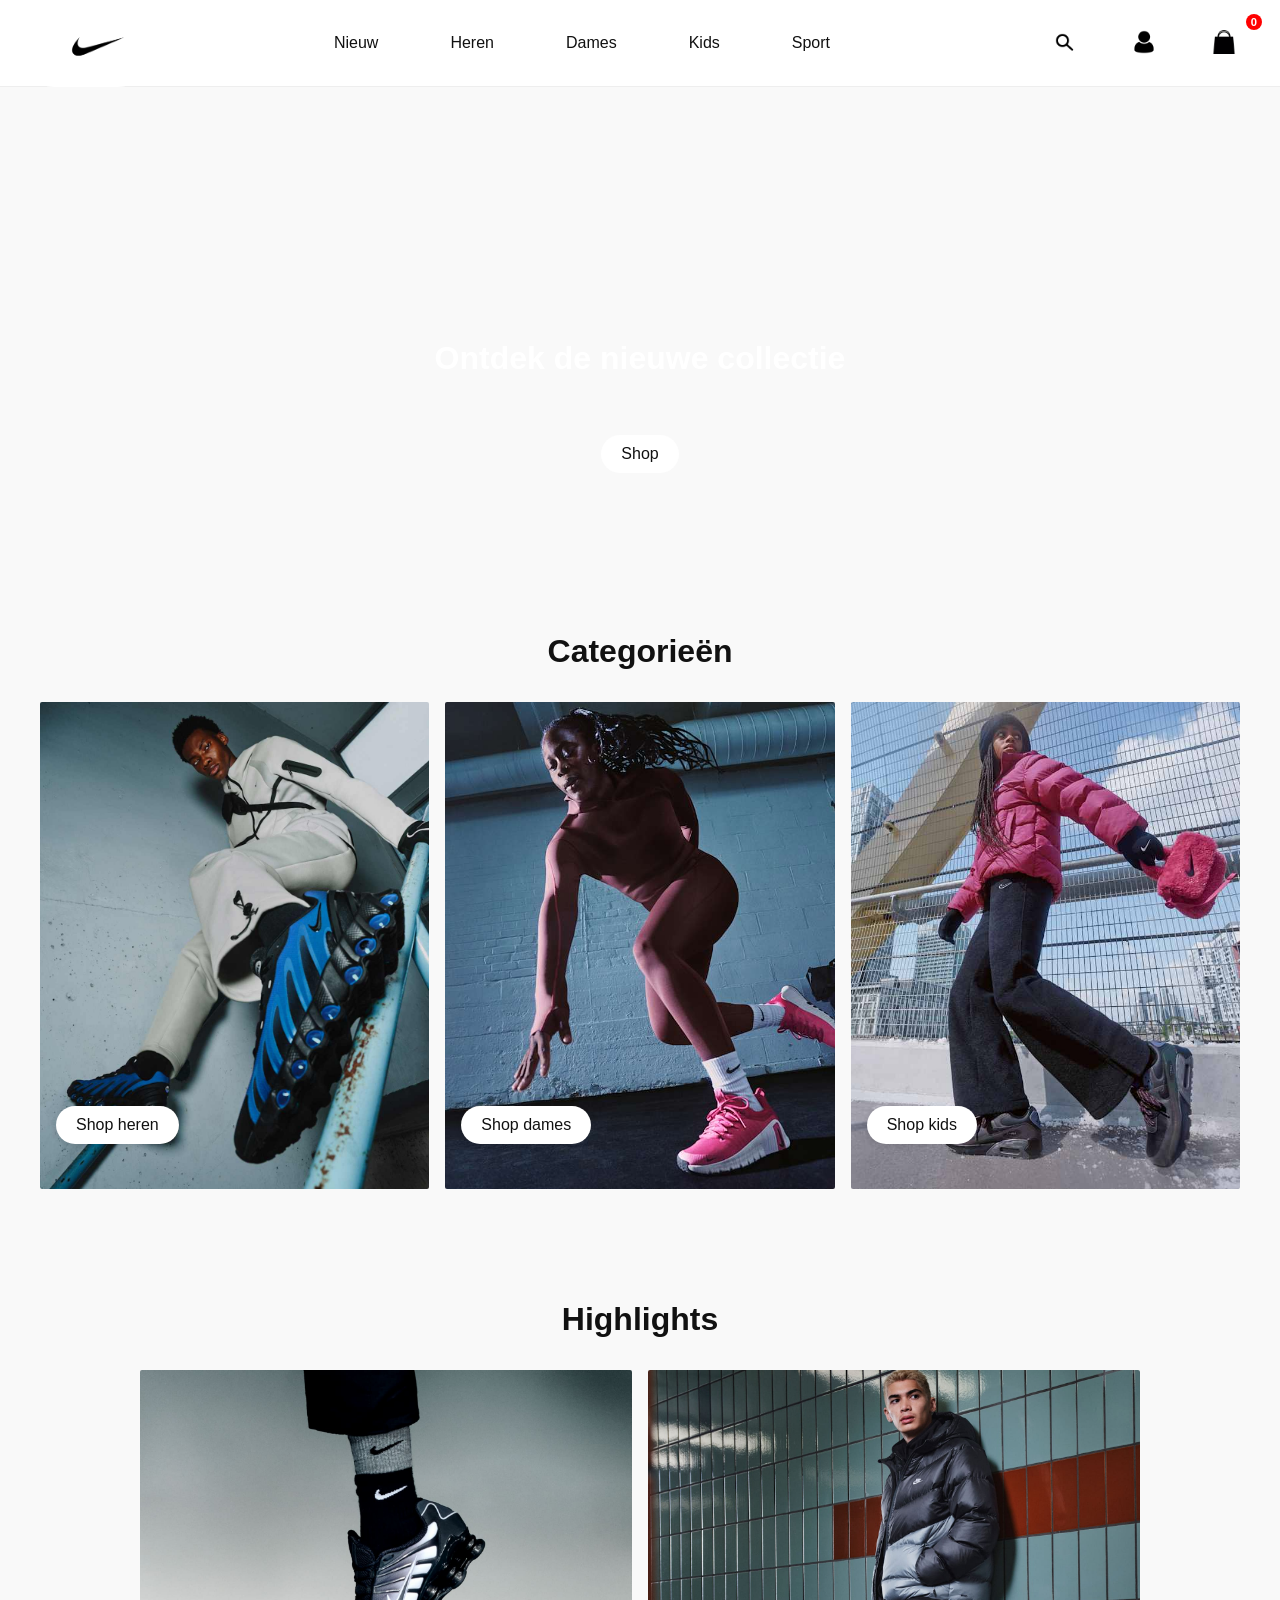
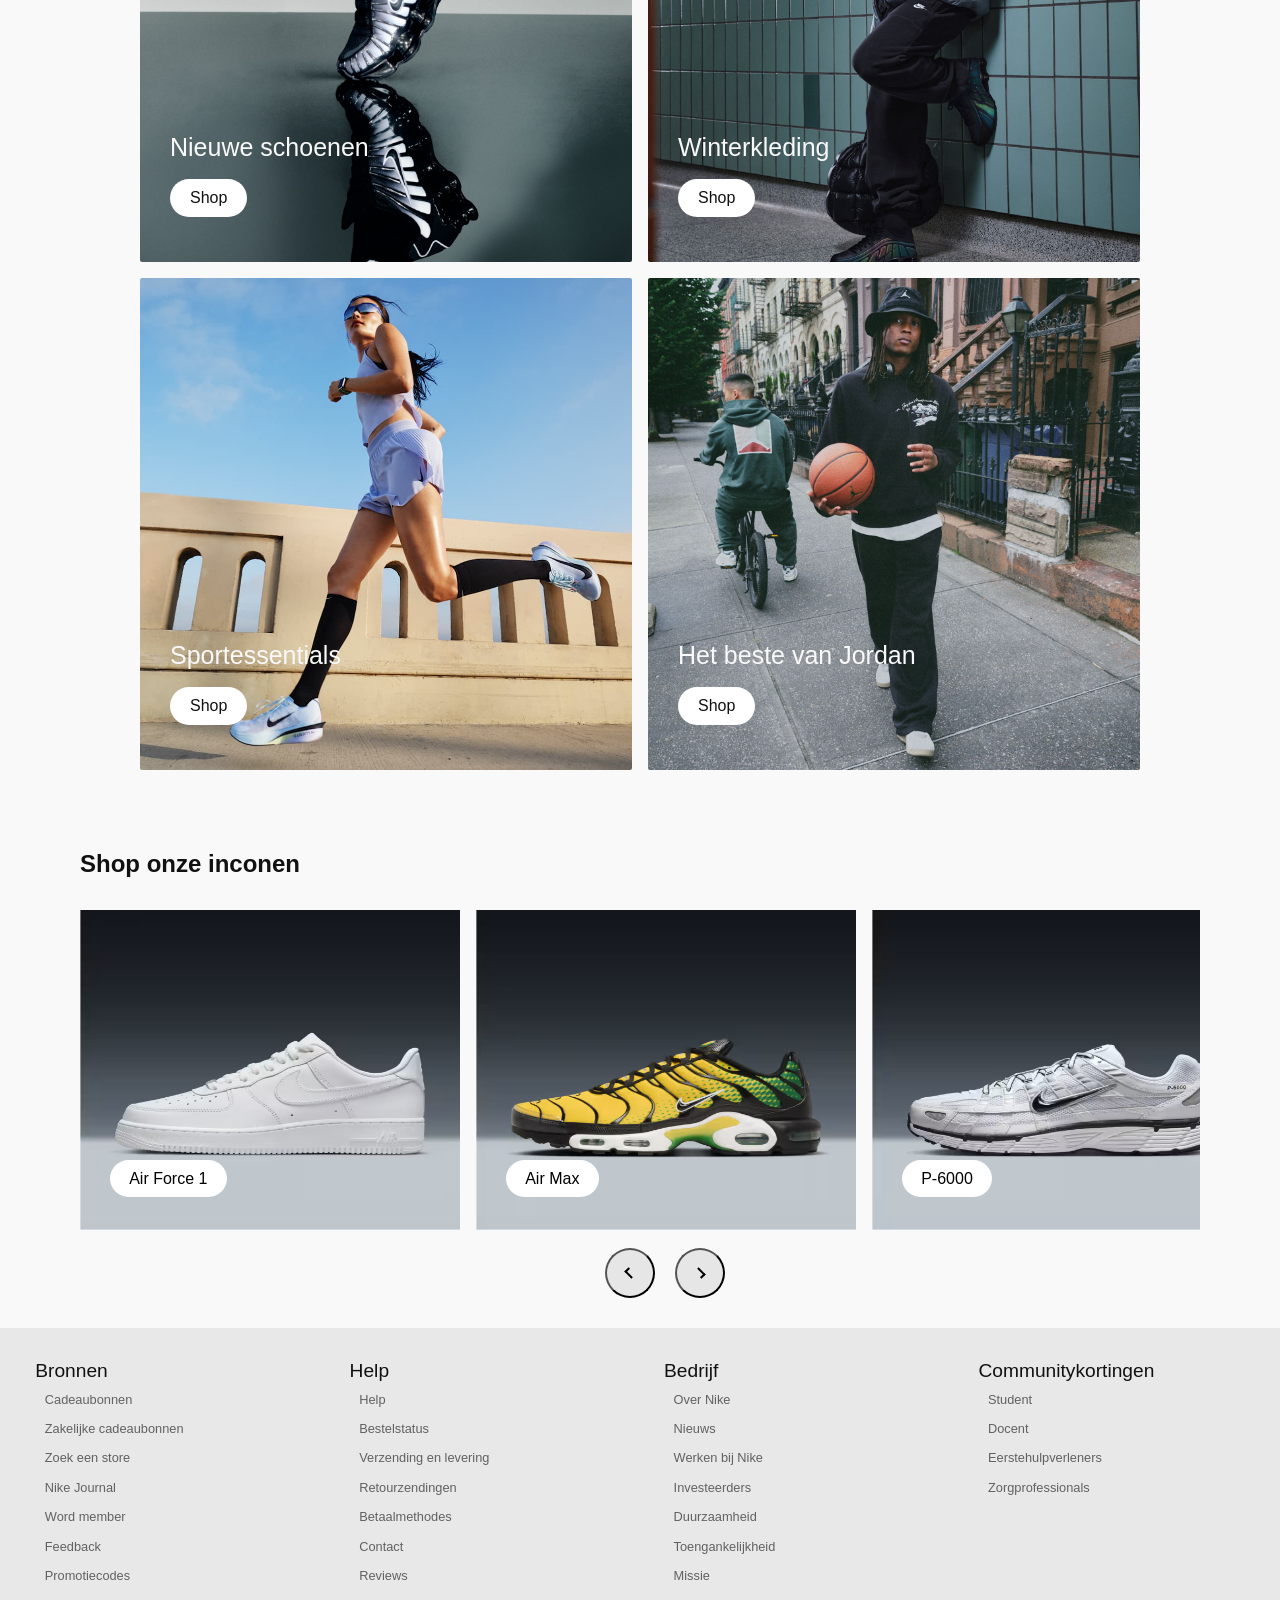
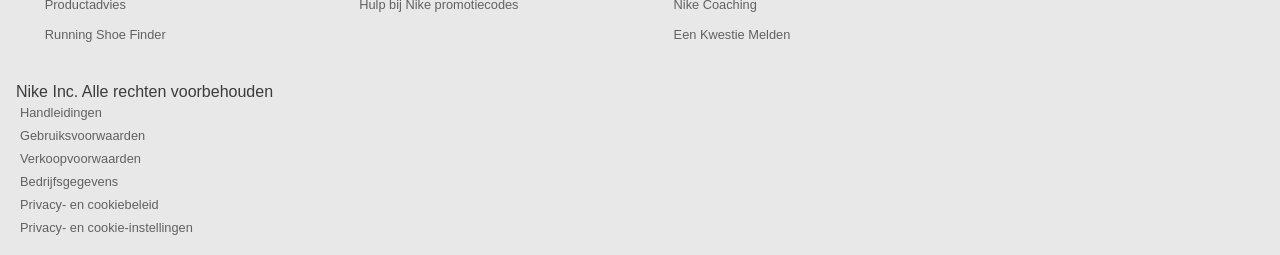
<file: index.html>
<!DOCTYPE html>
<html lang="nl">
	
<head>
	<meta charset="UTF-8">
	<meta name="author" content="Rosalie">
	<meta name="viewport" content="width=device-width, initial-scale=1">
	
	<title>Website: Nike</title>

	<link href="styles/style.css" rel="stylesheet">
	<link href="styles/stylevoorpagina.css" rel="stylesheet">

	<link rel="icon" type="image/svg+xml" href="images/nikelogo.svg">
</head>

<body>
	
	<header>
		<!--hamburger menu (responsive) 
		bron: https://codepen.io/zagaris/pen/qBmqQEN 
		-->
		<nav>	
			<h1> 
				<a href="/index.html"><img src="images/nikelogo.png" alt="Nikelogo"></a>
			</h1>
			<button class="hamburger" id="hamburger"><i></i></button>
	
			<ul>
				<li class="menu-close">
					<button aria-label="Menu sluiten">&times;</button>
				</li>
				<li><a href="..">Nieuw</a></li>
				<li><a href="..">Heren</a></li>
				<li><a href="damespagina.html">Dames</a></li>
				<li><a href="..">Kids</a></li>
				<li><a href="..">Sport</a></li>
			</ul>

			<button aria-label="Zoeken"><img src="images/magnifying-glass-.png" alt="Zoeken"></button>
      		<button aria-label="Account"><img src="images/account.png" alt="Account"></button>
      		<button aria-label="Winkelmand"><img src="images/bag.png" alt="Winkelmandje">
			<span>0</span>
			</button>

		</nav>

	</header>

	<main>
	<!-- Hero-->
		<section>
			<h2>Ontdek de nieuwe collectie</h2>
			<video muted autoplay loop> 
				<source src="videos/videohoofdpagina.mp4" type="video/mp4">
			</video>
			<a href=".." class="button">Shop</a>
		</section>

		<!-- bronnen voor 'hero' sectie: 
		bron 1: video autoplay: https://www.youtube.com/watch?v=ng6_nnOFXbg
		bron 2: gebruik van flexbox: https://developer.mozilla.org/en-US/docs/Learn_web_development/Core/CSS_layout/Flexbox
		bron 3: gebruik van object-fit voor tekst over video: https://developer.mozilla.org/en-US/docs/Web/CSS/Reference/Properties/object-fit
		bron 4: absolute en relative gebruik: https://stackoverflow.com/questions/42845674/problems-with-positionabsolute-and-video
		-->

		<!--Categorieën-->
		<section>
			<h2>Categorieën</h2>
			<ul>
				<li>
					<img src="images/fotoheren.jpg" alt="Foto van man">
					<a href="..">Shop heren</a>
				</li>

				<li>
					<img src="images/fotodames.jpg" alt="Foto van vrouw">
					<a href="..">Shop dames</a>
				</li>

				<li>
					<img src="images/fotokids.jpg" alt="Foto van een kind">
					<a href="..">Shop kids</a>
				</li>
			</ul>

		</section>

		<!--Highlights-->

		<section>
			<h2>Highlights</h2>
			<ul>
				<li >
					<img src="images/nieuweschoenen.jpeg" alt="Nike schoen">
					<h3>Nieuwe schoenen</h3>
					<a href="..">Shop</a>
				</li>

				<li>
					<img src="images/winterkleding.jpeg" alt="Man met winterkleding">
					<h3> Winterkleding</h3>
					<a href="..">Shop</a>
				</li>

				<li>
					<img src="images/sportessentials.jpeg" alt="Vrouw aan het hardlopen">
					<h3>Sportessentials</h3>
					<a href="..">Shop</a>
				</li>

				<li>
					<img src="images/hetbestevanjordan.jpeg" alt="Man met basketbal">
					<h3>Het beste van Jordan</h3>
					<a href="..">Shop</a>
				</li>
			</ul>

		</section>

		<!--Carrousel-->

		<section>
			<h2>Shop onze inconen</h2>
			<ul>
				<li>
					<img src="images/nikeschoen1.avif" alt="Witte nike schoen: Air Force 1">
					<a href="..">Air Force 1</a>
				</li>

				<li>
					<img src="images/nikeschoen2.avif" alt="Geel-groene schoen: Air Max">
					<a href="..">Air Max </a>
				</li>

				<li>
					<img src="images/nikeschoen3.avif" alt="Grijs-witte schoen met zwart nike logo: P-6000">
					<a href="..">P-6000</a>
				</li>

				<li>
					<img src="images/nikeschoen4.avif" alt="Rood-zwarte strepen schoen met zwart nike logo en rood rand: Shox">
					<a href="..">Shox</a>
				</li>

				<li>
					<img src="images/nikeschoen5.avif" alt="Beige schoen met bruine rand en bruin nike logo: Air Jordan">
					<a href="..">Air Jordan</a>
				</li>

				<li>
					<img src="images/nikeschoen6.avif" alt="Roze schoen met gele rand met zwart nike logo: Pegasus">
					<a href="..">Pegasus</a>
				</li>

				<li>
					<img src="images/nikeschoen7.avif" alt="Gele schoen loopt over naar oranje met grijs nike logo: Vomera">
					<a href="..">Vomero</a>
				</li>

				<li>
					<img src="images/nikeschoen8.avif" alt="Zwarte schoen-witte onderkant met wit nike logo verticaal gepositioneerd: Metcon">
					<a href="..">Metcon</a>
				</li>

				<li>
					<img src="images/nikeschoen9.avif" alt="Turquoise en roze voetbalschoen met roze nike logo aan de voorkant: Mercurial">
					<a href="..">Mercurial</a>
				</li>

			</ul>

			<button aria-label="vorige"></button>
			<button aria-label="volgende"></button>

		</section>


		
	</main>

	<!-- bronnen voor 'producten' sectie: 
	bron 1: foto heren: https://www.bike24.nl/producten/874606
	bron 2: foto dames: https://www.nike.com/nl/nike-style-by
	bron 3: foto kids: https://www.nike.com/nl/w/meisjes-kleding-3aqegz6ymx6
	-->

	<!--bronnen voor carousel sectie:
	bron 1: Voor de coursel heb ik de oefening tijdens de les meegenomen in mijn 
	code: https://codepen.io/shooft/pen/QwjQGZe -->

	<!--Footer-->


	<footer>
		<section>
			<h2>Pre-footer</h2>

			<section>
				<h3 tabindex="0">Bronnen</h3>
				<ul>
					<li>Cadeaubonnen</li>
					<li>Zakelijke cadeaubonnen</li>
					<li>Zoek een store</li>
					<li>Nike Journal</li>
					<li>Word member</li>
					<li>Feedback</li>
					<li>Promotiecodes</li>
					<li>Productadvies</li>
					<li>Running Shoe Finder</li>
				</ul>
			</section>

			<section>
				<h3 tabindex="0">Help</h3>
				<ul>
					<li>Help</li>
					<li>Bestelstatus</li>
					<li>Verzending en levering</li>
					<li>Retourzendingen</li>
					<li>Betaalmethodes</li>
					<li>Contact</li>
					<li>Reviews</li>
					<li>Hulp bij Nike promotiecodes</li>
				</ul>
			</section>

			<section>
				<h3 tabindex="0">Bedrijf</h3>
				<ul>
					<li>Over Nike</li>
					<li>Nieuws</li>
					<li>Werken bij Nike</li>
					<li>Investeerders</li>
					<li>Duurzaamheid</li>
					<li>Toengankelijkheid</li>
					<li>Missie</li>
					<li>Nike Coaching</li>
					<li>Een Kwestie Melden</li>
				</ul>
			</section>

			<section>
				<h3 tabindex="0">Communitykortingen</h3>
				<ul>
					<li>Student</li>
					<li>Docent</li>
					<li>Eerstehulpverleners</li>
					<li>Zorgprofessionals</li>
				</ul>
			</section>		
		</section>

			<p>Nike Inc. Alle rechten voorbehouden</p>
			<ul>
				<li> Handleidingen</li>
				<li>Gebruiksvoorwaarden</li>
				<li>Verkoopvoorwaarden</li>
				<li>Bedrijfsgegevens</li>
				<li>Privacy- en cookiebeleid</li>
				<li>Privacy- en cookie-instellingen</li>
			</ul>

	</footer>

	<script defer src="scripts/script.js"></script>
</body>
	
</html>
</file>
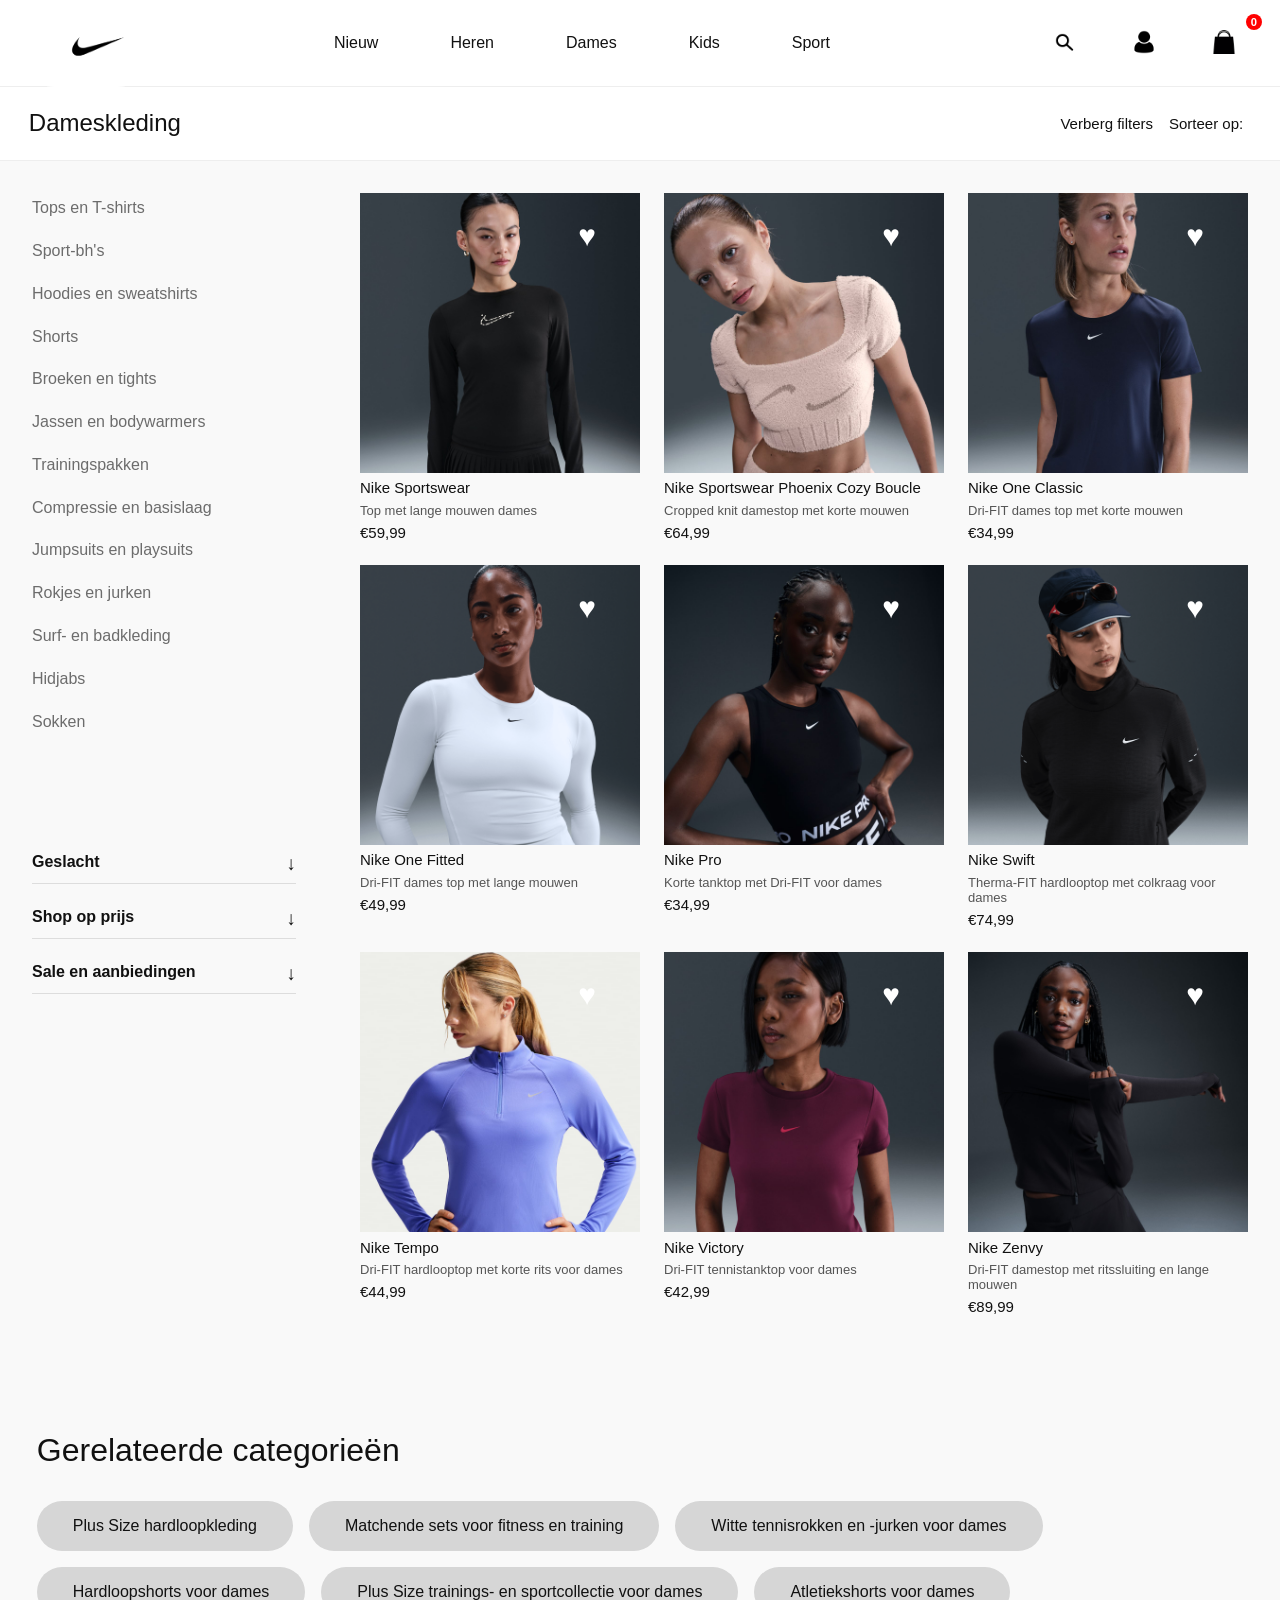
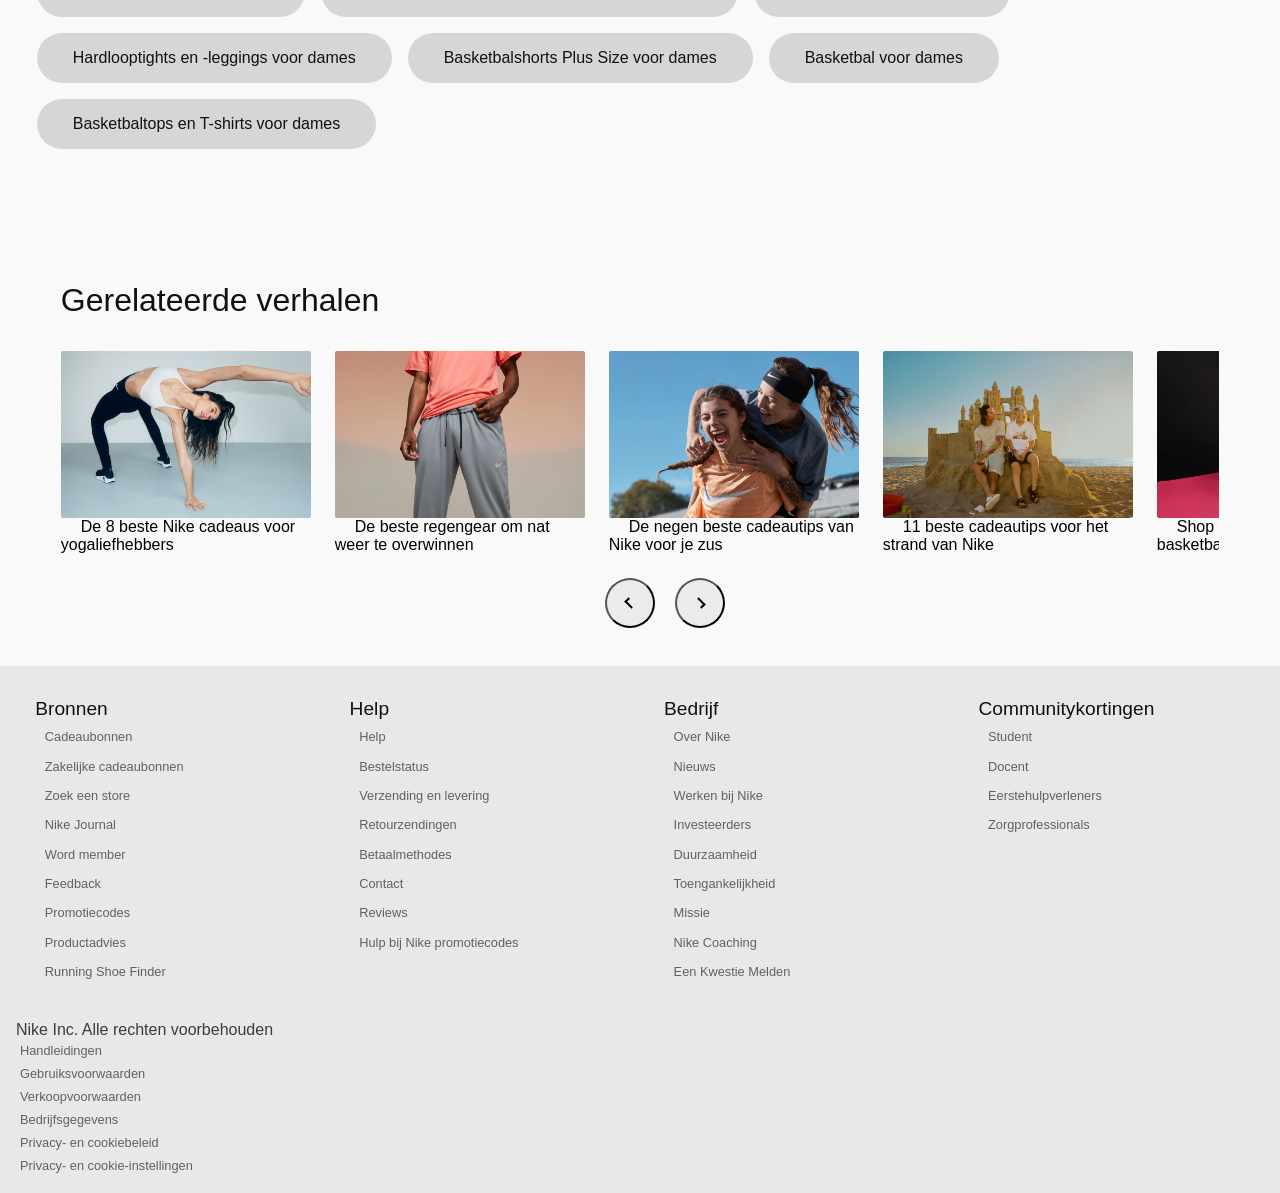
<file: damespagina.html>
<!DOCTYPE html>
<html lang="nl">
	
<head>
	<meta charset="UTF-8">
	<meta name="author" content="Rosalie">
	<meta name="viewport" content="width=device-width, initial-scale=1">
	
	<title>Dames pagina</title>

	<link href="styles/style.css" rel="stylesheet">
	<link href="styles/styledamespagina.css" rel="stylesheet">

	<link rel="icon" type="image/svg+xml" href="images/nikelogo.svg">
</head>

<body>
	
	<header>

		<nav>	
			<h1> 
				<a href="/">
					<img src="images/nikelogo.png" alt="Nikelogo">
				</a>
			</h1>
			<button class="hamburger" id="hamburger">
				<i class="menu"></i>
			</button>
			<ul>
				<li class="menu-close">
					<button aria-label="Menu sluiten">&times;</button>
				</li>
				<li><a href="..">Nieuw</a></li>
				<li><a href="..">Heren</a></li>
				<li><a href="damespagina.html">Dames</a></li>
				<li><a href="..">Kids</a></li>
				<li><a href="..">Sport</a></li>
			</ul>

			<button aria-label="Search"><img src="images/magnifying-glass-.png" alt="Zoeken"></button>
      		<button aria-label="Account"><img src="images/account.png" alt="Zoeken"></button>
      		<button aria-label="Winkelmand"><img src="images/bag.png" alt="Winkelmand">
			<span>0</span>
			</button>

		</nav>

	</header>

	<header class="page-header">
		<h2>Dameskleding</h2>
		<button>Verberg filters</button>
		<button>Sorteer op:</button>
	</header>
	
	<main>
		<aside>
		<!--Filter categorie-->
			<section>
				<h2>Filter categorieën</h2>
				<ul>
					<li>Tops en T-shirts</li>
					<li>Sport-bh's</li>
					<li>Hoodies en sweatshirts</li>
					<li>Shorts</li>
					<li>Broeken en tights</li>
					<li>Jassen en bodywarmers</li>
					<li>Trainingspakken</li>
					<li>Compressie en basislaag</li>
					<li>Jumpsuits en playsuits</li>
					<li>Rokjes en jurken</li>
					<li>Surf- en badkleding</li>
					<li>Hidjabs</li>
					<li>Sokken</li>	
				</ul>
			</section>

			<!--filter details-->
			<section>
				<h2>Filter details</h2>
			<!--input types: dit zijn de mogelijke filter opties.
			Het komt dan overeen met de data-atributen van de producten, dit werkt
			dan weer samen met js om te bepalen wat dan zichtbaar wordt zodra
			bepaalde filters geslecteerd zijn.-->
				<details>
					<summary>Geslacht</summary>
					<label>
						<input type="checkbox" data-filter="heren">Heren
					</label>
					<label>
						<input type="checkbox" data-filter="dames">Dames
					</label>
					<label>
						<input type="checkbox" data-filter="unisex">Unisex
					</label>
				</details>

				<details>
					<summary>Shop op prijs</summary>
					<label><input type="checkbox" data-filter="50">€ 0 - € 50</label>
					<label><input type="checkbox" data-filter="100">€ 50 - € 100</label>
					<label><input type="checkbox" data-filter="150">€ 100 - € 150</label>
					<label><input type="checkbox" data-filter="+">€ 150+</label>
				</details>

				<details>
					<summary>Sale en aanbiedingen</summary>
					<label>
						<input type="checkbox" data-filter="sale">Sale
					</label>
				</details>

				<details>
					<summary>Maat</summary>
					<label><input type="checkbox" data-filter="xs">XS (EU 32-34)</label>
					<label><input type="checkbox" data-filter="s">S (EU 36-38)</label>
					<label><input type="checkbox" data-filter="m">M (EU 40-42)</label>
					<label><input type="checkbox" data-filter="l">L (EU 44-46)</label>
					<label><input type="checkbox" data-filter="xl">XL (EU 48-50)</label>
					<label><input type="checkbox" data-filter="1x">1X</label>
					<label><input type="checkbox" data-filter="2x">2X </label>
					<label><input type="checkbox" data-filter="3x">3X</label>
					<label><input type="checkbox" data-filter="xxl">XXL (EU 52-54)</label>
					<label><input type="checkbox" data-filter="small">S</label>
					<label><input type="checkbox" data-filter="medium">M</label>
					<label><input type="checkbox" data-filter="large">L</label>
					<label><input type="checkbox" data-filter="extralarge">XL</label>
					<label><input type="checkbox" data-filter="extralarge2">XXL</label>
				</details>

				<details>
					<summary>Kleur</summary>
					<label><input type="checkbox" data-filter="zwart">Zwart</label>
					<label><input type="checkbox" data-filter="blauw">Blauw</label>
					<label><input type="checkbox" data-filter="bruin">Bruin</label>	
					<label><input type="checkbox" data-filter="groen">Groen</label>
					<label><input type="checkbox" data-filter="grijs">Grijs</label>
					<label><input type="checkbox" data-filter="meerkleurig">Meerkleurig</label>
					<label><input type="checkbox" data-filter="oranje">Oranje</label>
					<label><input type="checkbox" data-filter="roze">Roze</label>
					<label><input type="checkbox" data-filter="paars">Paars</label>
					<label><input type="checkbox" data-filter="rood">Rood</label>
					<label><input type="checkbox" data-filter="wit">Wit</label>
					<label><input type="checkbox" data-filter="geel">Geel</label>
				</details>

				<details>
					<summary>Sport</summary>
					<label><input type="checkbox" data-filter="lifestyle">Lifestyle</label>
					<label><input type="checkbox" data-filter="hardlopen">Hardlopen</label>
					<label><input type="checkbox" data-filter="voetbal">Voetbal</label>
					<label><input type="checkbox" data-filter="fitness">Fitness en training</label>
				</details>

				<details>
					<summary>Merk</summary>
					<label><input type="checkbox" data-filter="nike">Nike Sportswear</label>
					<label><input type="checkbox" data-filter="jordan">Jordan</label>
					<label><input type="checkbox" data-filter="nikebyyou">Nike by you</label>
					<label><input type="checkbox" data-filter="nikelab">Nikelab</label>
				</details>

				<details>
					<summary>Pasvorm</summary>
					<label><input type="checkbox" data-filter="oversized">Oversized</label>
					<label><input type="checkbox" data-filter="ruimvallend">Ruimvallend</label>
					<label><input type="checkbox" data-filter="standaard">Standaard</label>
					<label><input type="checkbox" data-filter="getailleerd">Getailleerd</label>
				</details>

				<details>
					<summary>Collecties</summary>
					<label><input type="checkbox" data-filter="premium">Nike Premium Essentials</label>
					<label><input type="checkbox" data-filter="tech">Nike Tech</label>
					<label><input type="checkbox" data-filter="flight">Flight</label>
					<label><input type="checkbox" data-filter="club">Nike Club</label>
				</details>

				<details>
					<summary>Kenmerken</summary>
					<label><input type="checkbox" data-filter="zij">Zijsplitjes</label>
					<label><input type="checkbox" data-filter="details">Details met reflecterend design</label>
					<label><input type="checkbox" data-filter="vouwbaar">Opvouwbare capuchon</label>
					<label><input type="checkbox" data-filter="verwijder">Verwijderbare capuchon</label>
				</details>

				<details>
					<summary>Technologie</summary>
					<label><input type="checkbox" data-filter="drifit">Dri-FIT</label>
					<label><input type="checkbox" data-filter="drifitadv">Dri-FIT ADV</label>
					<label><input type="checkbox" data-filter="goretex">GORE-TEX</label>
					<label><input type="checkbox" data-filter="grip">NikeGrip</label>
				</details>
			</section>
		</aside>
		<!--Producten-->
		<section>
			<h2>Producten</h2>
			<ul>
				<!--custom data attributen, dit zou dan producteigenschappen
				 op kunnen slaan in de html, in js zou dit dan een handige filterlogica zijn-->

				<li data-gender="dames" data-size="l">
					<img src="images/damessportswear.jpeg" alt="Zwart lange mouwen sportwear">
					<h3>Nike Sportswear</h3>
					<p>Top met lange mouwen dames</p>
					<h3>€59,99</h3>
					<button aria-pressed="false" aria-label="Favorieten">♥</button>
				</li>

				<li data-gender="dames" data-size="l">
					<img src="images/damesphoenix.jpeg" alt="Baby roze cropped top">
					<h3>Nike Sportswear Phoenix Cozy Boucle</h3>
					<p>Cropped knit damestop met korte mouwen</p>
					<h3>€64,99</h3>
					<button aria-pressed="false" aria-label="Favorieten">♥</button>
				</li>

				<li data-gender="dames" data-size="s">
					<img src="images/damesoneclassic.jpeg" alt="Donkerblauwe top met korte mouwen">
					<h3>Nike One Classic</h3>
					<p>Dri-FIT dames top met korte mouwen</p>
					<h3>€34,99</h3>
					<button aria-pressed="false" aria-label="Favorieten">♥</button>
				</li>

				<li data-gender="dames" data-size="l">
					<img src="images/damesonefitted.png" alt="Witte top met lange mouwen">
					<h3>Nike One Fitted</h3>
					<p>Dri-FIT dames top met lange mouwen</p>
					<h3>€49,99</h3>
					<button aria-pressed="false" aria-label="Favorieten">♥</button>
				</li>

				<li data-gender="dames" data-size="s">
					<img src="images/damespro.jpeg" alt="Zwarte korte tanktop">
					<h3>Nike Pro</h3>
					<p>Korte tanktop met Dri-FIT voor dames</p>
					<h3>€34,99</h3>
					<button aria-pressed="false" aria-label="Favorieten">♥</button>
				</li>

				<li data-gender="dames" data-size="m">
					<img src="images/damesswift.png" alt="Zwarte hardlooptop">
					<h3>Nike Swift</h3>
					<p>Therma-FIT hardlooptop met colkraag voor dames</p>
					<h3>€74,99</h3>
					<button aria-pressed="false" aria-label="Favorieten">♥</button>
				</li>

				<li data-gender="dames" data-size="l">
					<img src="images/damestempo.jpeg" alt="Lichtpaarse hardlooptop met korte rits">
					<h3>Nike Tempo</h3>
					<p>Dri-FIT hardlooptop met korte rits voor dames</p>
					<h3>€44,99</h3>
					<button aria-pressed="false" aria-label="Favorieten">♥</button>
				</li>

				<li data-gender="dames" data-size="l">
					<img src="images/damesvictory.jpeg" alt="Maroon tennistanktop">
					<h3>Nike Victory</h3>
					<p>Dri-FIT tennistanktop voor dames</p>
					<h3>€42,99</h3>
					<button aria-pressed="false" aria-label="Favorieten">♥</button>
				</li>

				<li data-gender="dames" data-size="xl">
					<img src="images/dameszenvy.jpeg" alt="Zwarte damestop met ritssluiting en lange mouwen">
					<h3>Nike Zenvy</h3>
					<p>Dri-FIT damestop met ritssluiting en lange mouwen</p>
					<h3>€89,99</h3>
					<button aria-pressed="false" aria-label="Favorieten">♥</button>
				</li>

			</ul>
		</section>

		<!--gerelateerde categorieen-->
		<section>
			<h2>Gerelateerde categorieën</h2>
			<ul>
				<li>
					<a>Plus Size hardloopkleding</a>
				</li>

				<li>
					<a>Matchende sets voor fitness en training </a>
				</li>

				<li>
					<a>Witte tennisrokken en -jurken voor dames</a>
				</li>

				<li>
					<a>Hardloopshorts voor dames</a>
				</li>

				<li>
					<a>Plus Size trainings- en sportcollectie voor dames</a>
				</li>

				<li>
					<a>Atletiekshorts voor dames</a>
				</li>

				<li>
					<a>Hardlooptights en -leggings voor dames</a>
				</li>

				<li>
					<a>Basketbalshorts Plus Size voor dames</a>
				</li>

				<li>
					<a>Basketbal voor dames</a>
				</li>

				<li>
					<a>Basketbaltops en T-shirts voor dames</a>
				</li>
			</ul>
		</section>

		<!--gerelateerde verhalen-->
		<section>
			<h2>Gerelateerde verhalen</h2>
			<ul>
				<li>
					<img src="images/carrouselvrouw.jpg" alt="Vrouw yoga">
					<a data-categrory="Yoga" href="..">De 8 beste Nike cadeaus voor yogaliefhebbers</a>
				</li>

				<li>
					<img src="images/carrouselman.jpg" alt="Kleding">
					<a data-categrory="Weeromstandigheden" href="..">De beste regengear om nat weer te overwinnen</a>
				</li>

				<li>
					<img src="images/carrouselvrouwkind.jpg" alt="Kind en vrouw">
					<a data-categrory="Cadeautips" href="..">De negen beste cadeautips van Nike voor je zus</a>
				</li>

				<li>
					<img src="images/carrouselzand.jpg" alt="2 mensen op het strand voor een zandkasteel">
					<a data-categrory="Stranddag" href="..">11 beste cadeautips voor het strand van Nike</a>
				</li>

				<li>
					<img src="images/carrouselzit.jpg" alt="Vrouw zit op een zitzak">
					<a data-categrory="Basketbal-sportkleding" href="..">Shop nu de beste Nike basketbalhoodies</a>
				</li>

				<li>
					<img src="images/carrouselstretch.jpg" alt="Vrouw sprint houding">
					<a data-categrory="Hardloopkleding" href="..">De beste hardloopshorts voor dames van Nike</a>
				</li>

				<li>
					<img src="images/carrouselbasketbal.jpg" alt="Vrouw met basketbal">
					<a data-categrory="Sport Bhs" href="..">De juiste maat voor je Nike sport-bh</a>
				</li>

				<li>
					<img src="images/carrouselcycle.jpg" alt="Man op fietstrainer">
					<a data-categrory="Wielrenners" href="..">De 11 beste Nike cadeaus voor wielrenners</a>
				</li>

			</ul>

			<button aria-label="vorige"></button>
			<button aria-label="volgende"></button>

		</section>

	</main>

	<!--Footer-->

	<footer>

		<section>
		<h2>Pre-footer</h2>
			<section>
				<h3 tabindex="0">Bronnen</h3>
				<ul>
					<li>Cadeaubonnen</li>
					<li>Zakelijke cadeaubonnen</li>
					<li>Zoek een store</li>
					<li>Nike Journal</li>
					<li>Word member</li>
					<li>Feedback</li>
					<li>Promotiecodes</li>
					<li>Productadvies</li>
					<li>Running Shoe Finder</li>
				</ul>
			</section>

			<section>
			 <h3 tabindex="0">Help</h3>
				<ul>
					<li>Help</li>
					<li>Bestelstatus</li>
					<li>Verzending en levering</li>
					<li>Retourzendingen</li>
					<li>Betaalmethodes</li>
					<li>Contact</li>
					<li>Reviews</li>
					<li>Hulp bij Nike promotiecodes</li>
				</ul>
			</section>

			<section>
			 <h3 tabindex="0">Bedrijf</h3>
				<ul>
					<li>Over Nike</li>
					<li>Nieuws</li>
					<li>Werken bij Nike</li>
					<li>Investeerders</li>
					<li>Duurzaamheid</li>
					<li>Toengankelijkheid</li>
					<li>Missie</li>
					<li>Nike Coaching</li>
					<li>Een Kwestie Melden</li>
				</ul>
			</section>

			<section>
			 <h3 tabindex="0">Communitykortingen</h3>
				<ul>
					<li>Student</li>
					<li>Docent</li>
					<li>Eerstehulpverleners</li>
					<li>Zorgprofessionals</li>
				</ul>
			</section>
	</section>

		<p>Nike Inc. Alle rechten voorbehouden</p>
		<ul>
			<li> Handleidingen</li>
			<li>Gebruiksvoorwaarden</li>
			<li>Verkoopvoorwaarden</li>
			<li>Bedrijfsgegevens</li>
			<li>Privacy- en cookiebeleid</li>
			<li>Privacy- en cookie-instellingen</li>
		</ul>
	</footer>

	<script defer src="scripts/script.js"></script>
</body>
	
</html>
</file>
<file: styles/style.css>
/**************/
/* CSS REMEDY */
/**************/
*, *::after, *::before {
	margin: 0;
	padding: 0;
    box-sizing:border-box;  
}

:root {

  /* kleuren */
  --color-text: #111; /* standaard tekstkleur */
  --color-background: #f9f9f9; /* body achtergrond */
  --color-header-bg: #fff;
  --color-footer-bg: #e9e8e8;
  --color-footer-text: #3b3b3b;
  --color-footer-link: #616161;
  --color-buttons-background: #fff;
  --color-hover: #cac9c9;

  /* fonts */
  --font-main: 'Helvetica Neue', sans-serif;
  --font-weight-regular: 400;
  --font-weight-medium: 500;
  --font-weight-bold: 600;

  /* font maten */
  --fs-small: 0.8rem;
  --fs-normal: 1rem;
  --fs-medium: 1.2rem;
  --fs-large: 1.5rem;
  --fs-xlarge: 2rem;
  --fs-xxlarge: 2.5rem;

  /* Spacing / padding / margin */
  --space-xs: 0.25rem;
  --space-sm: 0.5rem;
  --space-md: 1rem;
  --space-lg: 2rem;
  --space-xl: 3rem;

  /* Border radius */
  --radius-sm: 4px;
  --radius-md: 10px;
  --radius-lg: 30px;

  /* Grid / Layout */
  --max-width-page: 1200px;
  --max-width-products: 1000px;

  /* Buttons */
  --btn-padding: 10px 20px;

}

/* headings h1 h2 h3*/
h1 { 
  font-size: var(--fs-xxlarge); 
  font-weight: var(--font-weight-bold); 
  color: var(--color-text);
}

h2 { 
  font-size: var(--fs-xlarge); 
  font-weight: var(--font-weight-bold); 
  color: var(--color-text);
}


h3 { 
  font-size: var(--fs-medium); 
  font-weight: var(--font-weight-medium); 
  color: var(--color-text); 
}

button, a, a.button {
  padding: var(--btn-padding);
  border-radius: var(--radius-lg);
  font-weight: var(--font-weight-medium);
  background-color: var(--color-buttons-background);
  cursor: pointer;
  color:var(--color-text);
  transition: background-color 0.2s ease;  
}

button:hover, a.button:hover {
  background-color: var(--color-hover);
}

body {
  font-family: var(--font-main);
  color: var(--color-text);
  background-color: var(--color-background);
  margin: 0;
}

/* footer */
footer {
    text-align: left;
    background-color: var(--color-footer-bg);
    color: var(--color-footer-text);
    color: var(--color-footer-link);
    padding: var(--space-md);
    cursor: pointer; 
}

footer ul li {
    font-size:var(--fs-small);
    padding: var(--space-xs);
    font-weight: var(--font-weight-medium);
    cursor: pointer; 
}

footer p {
	color: var(--color-footer-text);
}

footer ul {
	list-style: none;
}

header {
    background-color: #fff;
    position: sticky;
    padding: var(--space-sm);
    border-bottom: 1px solid #eee;
    top: 0; /*voor postion sticky*/
    z-index: 1000;
}

nav {
    display: flex;

    justify-content: space-between;
    align-items: center;

    background-color: #fff;
    list-style: none;
    padding: 0 1rem;
}

nav h1 img {
    left: 2rem;
    width: 60px; 
    margin-top: 1rem;
    margin-left: 1.5rem;;
}

nav ul {
    display: flex;
    padding: 1rem 2rem;
    background-color: #fff;
    list-style: none;
    gap: 2rem;
    margin: 0 auto;
    padding: 0;

    margin-left: auto;
    margin-right: auto;
}

nav ul li {
    margin: 0;
}

nav button {
  margin-left: 1rem;
  background: none;
  border: none;
  cursor: pointer;
  
}

nav button:last-of-type {
  position: relative;
  margin-left: 1rem;
  background: none;
  border: none;
  cursor: pointer;
  
}

nav button:hover{
    background-color: #dfdfdf;
    border-radius: 20px;
    padding: 5px;

}

nav button:last-of-type span {
  position: absolute;
  top: -6px;
  right: -6px;

  background: red;
  color: white;

  font-size: 0.7rem;
  font-weight: 600;

  width: 16px;
  height: 16px;
  border-radius: 50%;

  display: flex;
  align-items: center;
  justify-content: center;
}

nav button img {
  width: 24px;
  height: 24px;
}

nav ul li a {
    text-decoration: none;
    color: #111;

    font-size: 16px;
    font-weight: 500;
}

nav ul li a:hover {
    text-decoration: underline;
}

/*hamburger menu responsive
bron: /*bron: https://codepen.io/zagaris/pen/qBmqQEN */

.hamburger {
    background-color: transparent;
    border: none;
    color:#000;
    cursor: pointer;
    font-size: 30px;
    display: none;
}

.hamburger i {
    display: block;
    width: 30px;
    height: 3px;
    background: #111;
    position: relative;
}

.hamburger i::before,
.hamburger i::after {
    content: '';
    position: absolute;
    width: 30px;
    height: 3px;
    background: #111;
    left: 0;
}

.hamburger i::before {
    top: -8px;
}

.hamburger i::after {
    top: 8px;
}

.menu-close {
    display: none;
}




/*media quaries voor hamburger menu*/
/*bron: https://codepen.io/zagaris/pen/qBmqQEN*/

@media (max-width: 800px) {
    
    nav ul {
        display: flex;
        flex-direction: column;
        position: fixed;
        top: 0;
        right: 0;

        height: 100vh;
        width: 80%;
        max-width: 320px;

        background: #fff;
        padding: 3rem 2rem;

        transform: translateX(100%);
        transition: transform 0.3s ease;

        z-index: 2000;
    }

    nav ul.show {
    transform: translateX(0); 
   }

    .hamburger {
        display: block;
        order: 3;
        margin-left: auto;
        margin-top: 0rem;
    }

    nav > button:not(.hamburger) {
        order: 2;
        margin-left: auto; 
        margin-right: 0.5rem; 
    }

    .menu-close {
        position: absolute;
        display: block;
        align-self: flex-end;
        margin-bottom: 1.5rem;
    }

    .menu-close button {
        font-size: 2rem;
        background: none;
        border: none;
        cursor: pointer;
        line-height: 1;
    }
}
</file>
<file: styles/stylevoorpagina.css>
/**************/
/* Voorpagina */
/**************/

/* Hero sectie (video autoplay) */
/* les 24 november justify en align */

main > section:nth-of-type(1) {
    position: relative;
    display: flex;

    justify-content: center;
    text-align: center;
    align-items: center;

    height: 50vh;

    overflow: hidden;  
}

main > section:nth-of-type(1) video {
    display: block;
    width: 100%;
    height: auto;  
}

main > section:nth-of-type(1) h2 {
    position: absolute;
    color: #fff;
    bottom: 10rem;
    z-index: 2;
}

main > section:nth-of-type(1) a {
    position: absolute;

    text-decoration: none;

    bottom: 4rem;
}



/* categorie sectie */
/* bron voor grid-template-columns: https://www.youtube.com/watch?v=br-0i3U1VCA 
waarom? omdat als het scherm verkleind (op mobiel) worden de images onder elkaar gezet
en is het oogt het beter */

main > section:nth-of-type(2) {
    max-width: 1200px;

    margin: 4rem auto;

    text-align: center;   
}

main > section:nth-of-type(2) h2 {
    padding: 2rem;
}

/* GRID */
main > section:nth-of-type(2) ul {
    display: grid;
    grid-template-columns: repeat(auto-fit, minmax(250px, 1fr));

    gap: 1rem;

    list-style: none;

    margin-bottom: 2rem;
}


main > section:nth-of-type(2) li {
    position: relative;

    padding: 0;
    border-radius: 2px;

    overflow: hidden;  
}

main > section:nth-of-type(2) li  img {
    width: 100%;
    display: block;
}

main > section:nth-of-type(2) li  a {
    position: absolute;

    bottom: 2.8rem;
    left: 1rem;

    text-decoration: none;

    box-shadow: 0 2px 6px rgba(0,0,0,0.1);
}

main > section:nth-of-type(2) li a:hover { 
    background-color: var(--color-hover);
}


/* highlight sectie*/
main > section:nth-of-type(3) {
    position: relative;

    margin-top: 5rem;
  
    border-radius: 2px;

    overflow: hidden;
}

main > section:nth-of-type(3) h2 {
    text-align: center;
    padding: 2rem;   
}

main > section:nth-of-type(3) ul {
    display: grid;
    grid-template-columns: repeat(2, 1fr);

    gap: 1rem;

    max-width: 1000px;
    margin: 0 auto;
}


main > section:nth-of-type(3) li {
    position: relative;
    border-radius: 2px;
    overflow: hidden;
}

main > section:nth-of-type(3) li img {
    width: 100%;
    display: block;
}

main > section:nth-of-type(3) li h3 {
    position: absolute;

    bottom: 6.25rem;
    left: 30px;

    z-index: 3;

    font-size: 25px;
    font-weight: 350;
    color: #f9f9f9;
}

main > section:nth-of-type(3) li a {
    position: absolute;

    left: 30px;
    bottom: 2.8rem;

    text-decoration: none;
}

main > section:nth-of-type(3) li a:hover { 
    background-color: var(--color-hover);
}


/* carrousel sectie*/
/*carrousel bron: https://codepen.io/shooft/pen/vENdvzK (flexbox oefening 4)*/

main > section:nth-of-type(4) {
    position: relative;
    margin: 5rem;

    border-radius: 12px;
}

main > section:nth-of-type(4) h2 {
    margin-bottom: 2rem;
    
    text-align: left;
    font-size: 1.5rem; /*ander formaat dan de h2s*/
}

main > section:nth-of-type(4) ul{
  display:flex;
  overflow:auto;

  scroll-snap-type:x mandatory;
  scroll-behavior:smooth;
  overscroll-behavior-x:contain;

  gap: 1rem;
  
  scrollbar-width:thin;
  scrollbar-color:rgb(199, 199, 199) transparent;
}

main > section:nth-of-type(4) ul li {
  flex-basis: 200px;
  flex-shrink:0;

  scroll-snap-align:center;
  list-style: none;
}

main > section:nth-of-type(4) li img {
    width: 380px;
    height: 320px;
    display: block;  
}

main > section:nth-of-type(4) li a {
    position: relative;
    left: 30px;
    bottom: 3.75rem;

    background: white;
    color: black;

    padding: .6rem 1.2rem;
    border-radius: 28px;
    text-decoration: none;
}

main > section:nth-of-type(4) li a:hover { 
    background-color: var(--color-hover);
}


/*knoppen voor carousel*/

main > section:nth-of-type(4) button {
    position: absolute;
    background-color: #e6e6e6;
    width: 50px;
    height: 50px;
    


    border-radius: 28px;
    cursor: pointer;

    display: flex;
    align-items: center;
    justify-content: center;
}

main > section:nth-of-type(4) button:nth-of-type(1) {
  left: calc(50% - 35px);
}

main > section:nth-of-type(4) button:nth-of-type(2) {
  left: calc(50% + 35px);
}

main > section:nth-of-type(4) button::before {
  content:'';

  width: 10px;
  height: 10px;

  border: solid rgb(0, 0, 0);
  border-width: 0 2px 2px 0; 
}


main > section:nth-of-type(4) button:nth-of-type(1)::before {
  transform: rotate(135deg); 
}

main > section:nth-of-type(4) button:nth-of-type(2)::before {
  transform: rotate(-45deg);
}



/*pre-footer*/
/* bron voor summary use: https://www.w3schools.com/tags/tag_summary.asp*/

footer > section:nth-of-type(1) {
    display: grid;
    grid-template-columns: repeat(4, 1fr);
    gap: 3rem;
    padding: 1rem 1.2rem;
}

footer > section:nth-of-type(1) h2 {
    display: none;
}

footer > section:nth-of-type(1) > section {
  display: flex;
  flex-direction: column;
}


footer > section:nth-of-type(1) ul {
    margin-bottom: 1rem;
    list-style: none;

}

footer > section:nth-of-type(1) ul li {
    padding: 0.3rem;
    margin: 0.3rem;
    list-style: none;
}

footer > section:nth-of-type(1) ul li:hover {
  text-decoration: underline;
  
}


/* media-queries (pre-footer)*/

@media (max-width: 800px) {

    footer > section:nth-of-type(1) {
        display: block;
        
    }

    footer > section:nth-of-type(1) ul {
        display: none;
    }

    footer > section:nth-of-type(1) h3 {
        display: flex;
        justify-content: space-between;
        align-items: center;
        cursor: pointer;
        border-bottom: 1px solid #ddd;
        padding: 1rem 0;

    }

    footer > section:nth-of-type(1) h3::after {
        content: "↓";
        transition: transform 0.25s ease;
    }

    footer > section:nth-of-type(1) h3:focus + ul,
    footer > section:nth-of-type(1) h3:active + ul {
        display: block;
        transition: transform 0.25s ease;
    }

}


/* bron grid-column: https://www.w3schools.com/cssref/func_repeat.php */
</file>
<file: styles/styledamespagina.css>
/* HEADER (DAMESKLEDING) */
.page-header {
	display: flex;
	align-items: center;
	justify-content: space-between;
	padding: 1.4rem 1.8rem;
	font-size: 12px;
	background: white;
}

.page-header h2 {
	margin: 0;
	font-size: 24px;
  font-weight: 500;
}

.page-header button:first-of-type {
	margin-left: auto;
}
.page-header button {
	background: none;
	border: none;
	color: #111111;
	cursor: pointer;
	padding: .3rem .5rem;
	align-items: center;
	gap: 1px;
  font-size: 15px;
}

main {
  display: grid;
 	grid-template-columns: 280px 1fr;
  gap: 3rem;
  max-width: 1400px;
  padding: 2rem;
  
}

main > aside {
  grid-column: 1;
  max-height: calc(100vh - 6rem);
  overflow-y: auto;
  padding-right: 0.5rem;
}

/* LINKERKOLOM: CATEGORIEENN */
main > aside > section:nth-of-type(1) {
	z-index: 10;
	padding-bottom: 1rem;

}

main > aside > section:nth-of-type(1) h2 {
  display: none;
}

main > aside > section:nth-of-type(1) ul {
  list-style: none;
  padding: 0;
}

main > aside > section:nth-of-type(1) li {
	padding: 0.4rem 0;
	cursor: pointer;
  margin-bottom: .75rem;
  font-weight: 500;
  color: rgb(108, 108, 108);
}

main > aside > section:nth-of-type(1) li:hover {
  text-decoration: underline;
  
}

/* LINKERKOLOM: FILTER DETAILS */
main > aside > section:nth-of-type(2) {
	padding-right: 0.5rem;
  margin-top: 5rem;;
}

main > aside > section:nth-of-type(2) h2 {
  display: none;
}

main > aside > section:nth-of-type(2) details {
	margin-bottom: 1rem;
  border-bottom: 1px solid #ddd;
  padding: 0.5rem 0;
  cursor: pointer;
}

main > aside > section:nth-of-type(2) summary {
	font-weight: 600;
  display: flex;
  justify-content: space-between;
	cursor: pointer;
	list-style: none;
}

main > aside > section:nth-of-type(2) summary::after {
    content: "↓";
    font-size: 19px;
}

main > aside > section:nth-of-type(2) label {
	display: flex;
	align-items: center;
	gap: 0.5rem;
	margin-top: 0.4rem;
	font-size: 14px;
	cursor: pointer;
}


/* PRODUCTEN-GRID*/

main > section:nth-of-type(1) {
  grid-column: 2;
  max-width: 1000px;
}


main > section:nth-of-type(1) h2 {
  display: none;
}

main > section:nth-of-type(1) h3 {
  font-size: 15px;
}


main > section:nth-of-type(1) ul {
  display: grid;
	grid-template-columns: repeat(auto-fill, minmax(250px, 1fr));
	gap: 1.5rem;
	list-style: none;
}

main > section:nth-of-type(1) li {
	display: flex;
	flex-direction: column;
	gap: 0.4rem;

  position: relative;
}

main > section:nth-of-type(1) img {
	width: 100%;
	height: auto;
	background: #f5f5f5;
}

main > section:nth-of-type(1) p {
	font-size: 13px;
	color: #555;
}

main > section:nth-of-type(1) h2:last-of-type {
	font-weight: 500;
}

/*Wishlist (hartje)*/

main > section:nth-of-type(1) li button {
  position: absolute;
  top: 1rem;
  right: 1.5rem;
  
  appearance:none;
  background-color:transparent;
  border:none;

  border-radius: 8px;

  cursor:pointer;

  font-size: 30px;
  color: white;

  transition: color .2s ease, transform .2s ease;
}

main > section:nth-of-type(1) li button:hover {
	transform: scale(1.5);
}

main > section:nth-of-type(1) li button[aria-pressed="true"] {
  color: red; 
}

/*GERELATEERDE CATEGORIEEN */

main > section:nth-of-type(2) {
	grid-column: 1 / -1;
	margin-top: 4rem;
  padding: 0.3rem;
}

main > section:nth-of-type(2) h2 {
  margin-bottom: 2rem;
  font-weight: 400;
}

main > section:nth-of-type(2) ul {
	display: flex;
  flex-wrap: wrap;	
  gap: 1rem;
	list-style: none;
}

main > section:nth-of-type(2) li {
  background: #d6d6d6;
  padding: 1rem 1rem;
  border-radius: 50px;
  cursor: pointer;
}

main > section:nth-of-type(2) li a {
  background-color: transparent;
}

main > section:nth-of-type(2) li:hover {
  transform: scale(0.9);
}



/* GERELATEERDE VERHALEN*/
main > section:nth-of-type(3) {
  grid-column: 1 / -1;
  position: relative;
  margin-top: 5rem;
  border-radius: 3px;
  margin-bottom: 5rem;
  padding: 0 1.8rem;
}

main > section:nth-of-type(3) h2 {
  margin-bottom: 2rem;
  font-weight: 400;
}


main > section:nth-of-type(3) ul {
  display: flex;
  overflow-x: auto;
  gap: 1.5rem;

  padding: 0;
  scroll-snap-type:x mandatory;
  scroll-behavior:smooth;
  overscroll-behavior-x:contain;

  scrollbar-width:thin;
  scrollbar-color:rgb(199, 199, 199) transparent;
  
}

main > section:nth-of-type(3) ul li {
  flex:0 0 250px;
  scroll-snap-align:center;
  list-style: none;
  align-content: center;
}

main > section:nth-of-type(3) ul li a {
  position: relative;
  text-decoration: none;
  background-color: transparent;
  color:black;
  font-weight: 500;
  cursor: pointer;

}

main > section:nth-of-type(3) li img {
  width: 100%;
  height: auto;
  display: block;
  border-radius: 2px;
  cursor: pointer;
}

main > section:nth-of-type(3) ul li a:hover{
  background-color: transparent;
}

/*button voor carousel*/

main > section:nth-of-type(3) button {
    position: absolute;
    background-color: #ebebeb;
    width: 50px;
    height: 50px;
    margin-top: 1.5rem;


    border-radius: 30px;
    cursor: pointer;

    display: flex;
    align-items: center;
    justify-content: center;

}

main > section:nth-of-type(3) button:nth-of-type(1) {
  left: calc(50% - 35px);
}

main > section:nth-of-type(3) button:nth-of-type(2) {
  left: calc(50% + 35px);
}

main > section:nth-of-type(3) button::before {
  content:'';
  width: 10px;
  height: 10px;
  border: solid rgb(0, 0, 0);
  border-width: 0 2px 2px 0;
  
}

main > section:nth-of-type(3) button:nth-of-type(1)::before {
  transform: rotate(135deg); 
}

main > section:nth-of-type(3) button:nth-of-type(2)::before {
  transform: rotate(-45deg);
}

main > section:nth-of-type(3) li a:hover {
    background-color: #cac9c9;
}

/*Toon/verberg filters */

main.filters-hidden > aside {
  display: none;
}

main.filters-hidden {
  grid-template-columns: 20px 1fr;
}



/*ooter*/
/* bron voor summary use: https://www.w3schools.com/tags/tag_summary.asp*/

footer > section:nth-of-type(1) {
    display: grid;
    grid-template-columns: repeat(4, 1fr);
    gap: 3rem;
    padding: 1rem 1.2rem;
}

footer > section:nth-of-type(1) h2 {
    display: none;
}

footer > section:nth-of-type(1) > section {
  display: flex;
  flex-direction: column;
}


footer > section:nth-of-type(1) ul {
    margin-bottom: 1rem;
    list-style: none;
}

footer > section:nth-of-type(1) ul li {
    padding: 0.3rem;
    margin: 0.3rem;
    list-style: none;
}

footer > section:nth-of-type(1) ul li:hover {
  text-decoration: underline;
  
}

/* MEDIA-QUERIES*/

/*Footer*/

@media (max-width: 800px) {


    footer > section:nth-of-type(1) {
        display: block;
        
    }

    footer > section:nth-of-type(1) ul {
        display: none;
    }

    footer > section:nth-of-type(1) h3 {
        display: flex;
        justify-content: space-between;
        align-items: center;
        cursor: pointer;
        border-bottom: 1px solid #ddd;
        padding: 1rem 0;  
      
    }

    footer > section:nth-of-type(1) h3::after {
        content: "↓";
        transition: transform 0.25s ease;

    }

    footer > section:nth-of-type(1) h3:focus + ul,
    footer > section:nth-of-type(1) h3:active + ul {
        display: block;
        transition: transform 0.25s ease;
    }

}

/* Toon/verberg filters (responsive) */


@media (max-width: 768px) {
  main {
    grid-template-columns: 1400px 1fr;
  }

  main > aside {
    display: none;
  }

  main:not(.filters-hidden) > aside {
    display: block;
  }
}
</file>
